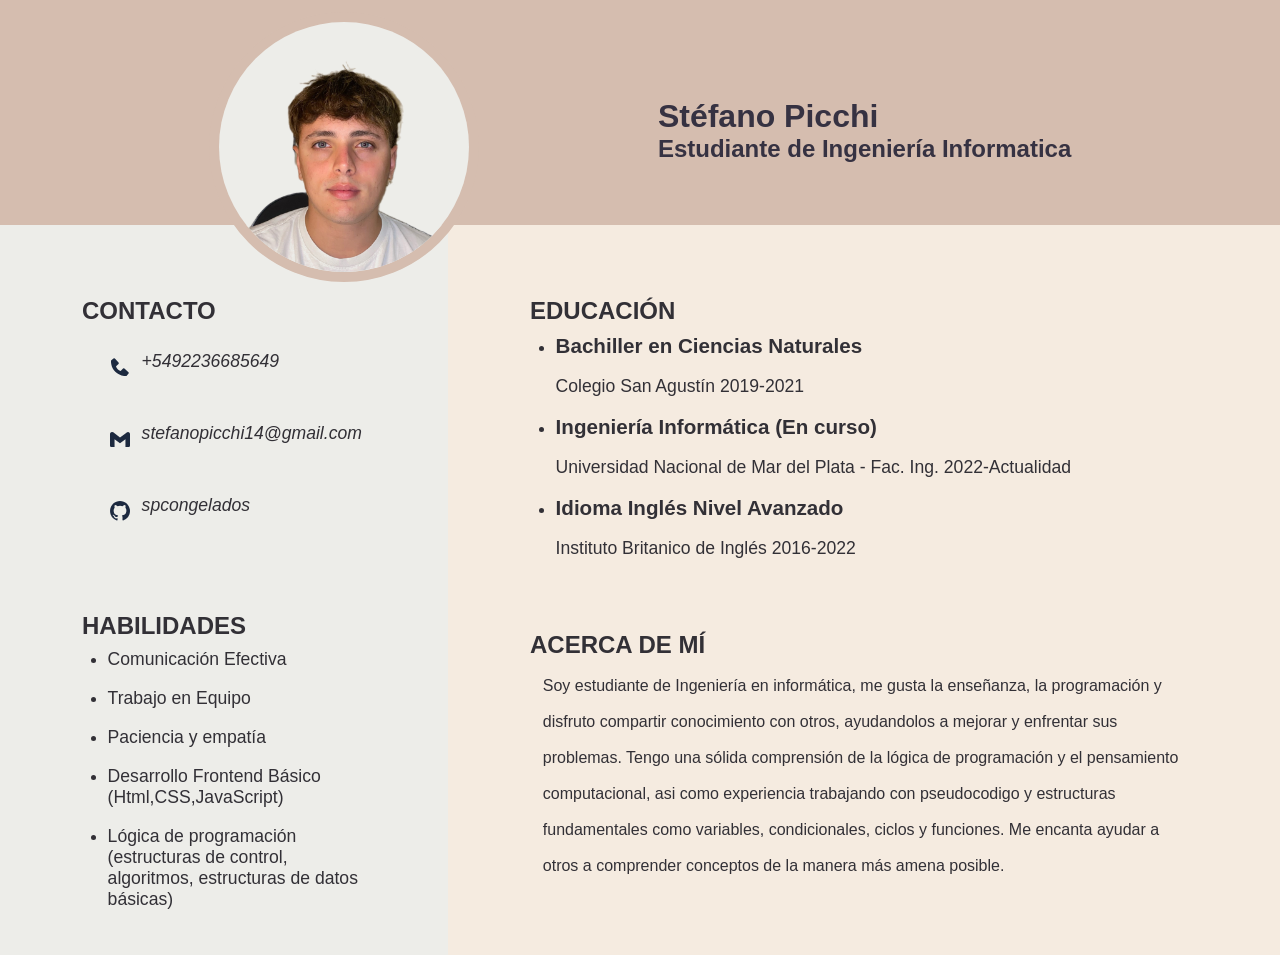
<file: index.html>
<!doctype html>
<html lang="es">
<head>
    <meta charset="UTF-8">
    <meta name="viewport"
          content="width=device-width, user-scalable=no, initial-scale=1.0, maximum-scale=1.0, minimum-scale=1.0">
    <meta http-equiv="X-UA-Compatible" content="ie=edge">
    <title>curriculum stefano picchi</title>
    <link rel="stylesheet" href="style.css">
</head>
<body>
  <header>
      <div class="img-container">
          <img src="img/output-onlinepngtools.png" alt="profile-photo" class="profile">
      </div>
      <hgroup>
          <h1 class="name">Stéfano Picchi</h1>
          <h2 class="profession">Estudiante de Ingeniería Informatica</h2>
      </hgroup>
  </header>
  <main>
      <section class="column">
          <article id="contact">
              <h2 class="subtitle">CONTACTO</h2>
              <address>
                  <ul>
                      <li>
                          <img src="img/bxs-phone.svg" alt="phone" class="icon">
                          <span class="icon-text">
                              <a href="tel:+5492236685649">+5492236685649</a>
                          </span>
                      </li>
                      <li>
                          <img src="img/bxl-gmail.svg" alt="gmail" class="icon">
                          <span class="icon-text">
                              <a href="mailto:stefanopicchi14@gmail.com">stefanopicchi14@gmail.com</a>
                          </span>
                      </li>
                      <li>
                          <img src="img/bxl-github.svg" alt="github" class="icon">
                          <span class="icon-text">
                              <a href="https://github.com/spcongelados">spcongelados</a>
                          </span>
                      </li>
                  </ul>
              </address>
          </article>
          <article>
              <h2 class="subtitle">HABILIDADES</h2>
              <ul>
                  <li>
                      <span>Comunicación Efectiva</span>
                  </li>
                  <li>
                      <span>Trabajo en Equipo</span>
                  </li>
                  <li>
                      <span>Paciencia y empatía</span>
                  </li>
                  <li>
                      <span>Desarrollo Frontend Básico (Html,CSS,JavaScript)</span>
                  </li>
                  <li>
                      <span>Lógica de programación (estructuras de control, algoritmos, estructuras de datos básicas)</span>
                  </li>
              </ul>
          </article>
      </section>
      <section class="column">
          <article>
              <h2 class="subtitle">EDUCACIÓN</h2>
              <ul>
                  <li>
                      <h3>Bachiller en Ciencias Naturales</h3>
                      <div class="education-details">
                          <span>Colegio San Agustín</span>
                          <span>2019-2021</span>
                      </div>
                  </li>
                  <li>
                      <h3>Ingeniería Informática (En curso)</h3>
                      <div class="education-details">
                          <span>Universidad Nacional de Mar del Plata - Fac. Ing.</span>
                          <span>2022-Actualidad</span>
                      </div>
                  </li>
                  <li>
                      <h3>Idioma Inglés Nivel Avanzado</h3>
                      <div class="education-details">
                          <span>Instituto Britanico de Inglés</span>
                          <span>2016-2022</span>
                      </div>
                  </li>
              </ul>
          </article>
          <article>
              <h2 class="subtitle">ACERCA DE MÍ</h2>
              <p>Soy estudiante de Ingeniería en informática, me gusta la enseñanza, la programación y disfruto compartir conocimiento con otros, ayudandolos a mejorar y enfrentar sus problemas. Tengo una sólida comprensión de la lógica de programación y el pensamiento computacional, asi como experiencia trabajando con pseudocodigo y estructuras fundamentales como variables, condicionales, ciclos y funciones. Me encanta ayudar a otros a comprender conceptos de la manera más amena posible.</p>
          </article>
      </section>
  </main>
</body>
</html>
</file>
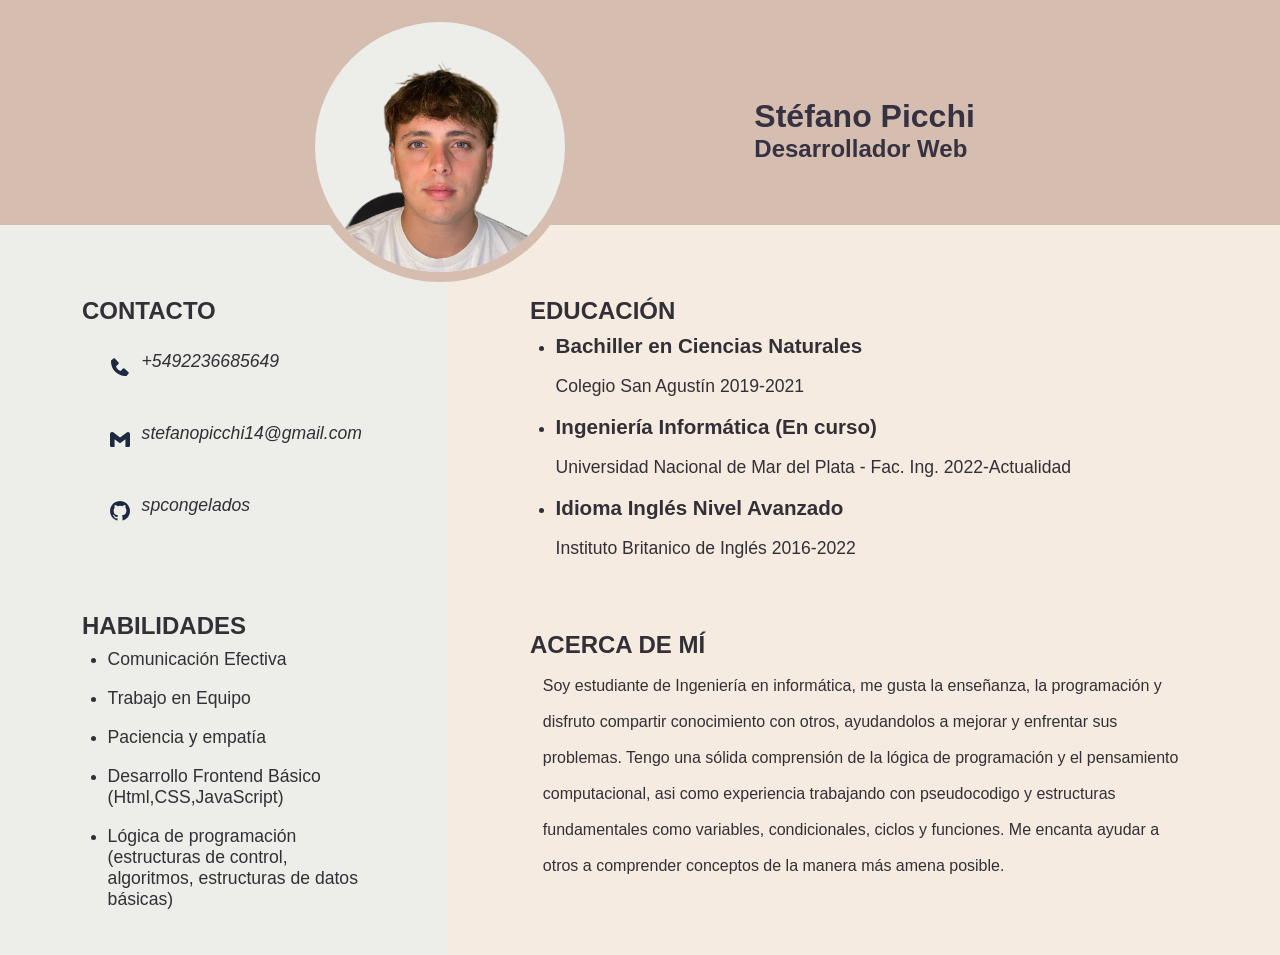
<file: curriculum ayudante/index.html>
<!doctype html>
<html lang="es">
<head>
    <meta charset="UTF-8">
    <meta name="viewport"
          content="width=device-width, user-scalable=no, initial-scale=1.0, maximum-scale=1.0, minimum-scale=1.0">
    <meta http-equiv="X-UA-Compatible" content="ie=edge">
    <title>curriculum stefano picchi</title>
    <link rel="stylesheet" href="style.css">
</head>
<body>
  <header>
      <div class="img-container">
          <img src="img/output-onlinepngtools.png" alt="profile-photo" class="profile">
      </div>
      <hgroup>
          <h1 class="name">Stéfano Picchi</h1>
          <h2 class="profession">Desarrollador Web</h2>
      </hgroup>
  </header>
  <main>
      <section class="column">
          <article id="contact">
              <h2 class="subtitle">CONTACTO</h2>
              <address>
                  <ul>
                      <li>
                          <img src="img/bxs-phone.svg" alt="phone" class="icon">
                          <span class="icon-text">
                              <a href="tel:+5492236685649">+5492236685649</a>
                          </span>
                      </li>
                      <li>
                          <img src="img/bxl-gmail.svg" alt="gmail" class="icon">
                          <span class="icon-text">
                              <a href="mailto:stefanopicchi14@gmail.com">stefanopicchi14@gmail.com</a>
                          </span>
                      </li>
                      <li>
                          <img src="img/bxl-github.svg" alt="github" class="icon">
                          <span class="icon-text">
                              <a href="https://github.com/spcongelados">spcongelados</a>
                          </span>
                      </li>
                  </ul>
              </address>
          </article>
          <article>
              <h2 class="subtitle">HABILIDADES</h2>
              <ul>
                  <li>
                      <span>Comunicación Efectiva</span>
                  </li>
                  <li>
                      <span>Trabajo en Equipo</span>
                  </li>
                  <li>
                      <span>Paciencia y empatía</span>
                  </li>
                  <li>
                      <span>Desarrollo Frontend Básico (Html,CSS,JavaScript)</span>
                  </li>
                  <li>
                      <span>Lógica de programación (estructuras de control, algoritmos, estructuras de datos básicas)</span>
                  </li>
              </ul>
          </article>
      </section>
      <section class="column">
          <article>
              <h2 class="subtitle">EDUCACIÓN</h2>
              <ul>
                  <li>
                      <h3>Bachiller en Ciencias Naturales</h3>
                      <div class="education-details">
                          <span>Colegio San Agustín</span>
                          <span>2019-2021</span>
                      </div>
                  </li>
                  <li>
                      <h3>Ingeniería Informática (En curso)</h3>
                      <div class="education-details">
                          <span>Universidad Nacional de Mar del Plata - Fac. Ing.</span>
                          <span>2022-Actualidad</span>
                      </div>
                  </li>
                  <li>
                      <h3>Idioma Inglés Nivel Avanzado</h3>
                      <div class="education-details">
                          <span>Instituto Britanico de Inglés</span>
                          <span>2016-2022</span>
                      </div>
                  </li>
              </ul>
          </article>
          <article>
              <h2 class="subtitle">ACERCA DE MÍ</h2>
              <p>Soy estudiante de Ingeniería en informática, me gusta la enseñanza, la programación y disfruto compartir conocimiento con otros, ayudandolos a mejorar y enfrentar sus problemas. Tengo una sólida comprensión de la lógica de programación y el pensamiento computacional, asi como experiencia trabajando con pseudocodigo y estructuras fundamentales como variables, condicionales, ciclos y funciones. Me encanta ayudar a otros a comprender conceptos de la manera más amena posible.</p>
          </article>
      </section>
  </main>
</body>
</html>
</file>
<file: style.css>
:root{
    --color1:#edede9;
    --color2:#f5ebe0;
    --color3:#d5bdaf;
    --colort1: #363242;
    --colort2: #323036;
    --primary-font: 'Roboto', sans-serif;
    --secondary-font: 'Montserrat', sans-serif;
}

* {
    margin: 0;
    padding: 0;
    box-sizing: border-box;
}

html {
    height: 100%;
}

body{
    height: 100%;
    font-family: var(--primary-font);
    display: flex;
    color: var(--colort2);
    flex-direction: column;
}

main{
    display: flex;
    flex-direction: row;
    width: auto;
    height: auto;
}
header{
    display: flex;
    flex-direction: row;
    justify-content: center;
    column-gap: 14vw;
    align-items: center;
    background-color: var(--color3);
    height: 25vh ;
    color: var(--colort1);
}

.profile{
    height: 30vh;
    border-radius: 200px;
    border: var(--color3) 10px solid;
}

hgroup{
    position: relative;
    top:2vh;
}

.img-container{
    position: relative;
    top: 4vh;
}
main .column{
    padding: 0vh 5vw;
    align-items: center;
    flex: 1;
    padding-top: 5vh ;
    width: 100%;
}

main .column:first-of-type{
    flex-basis: 35vw;
    background-color: var(--color1);
}

main .column:last-of-type{
    flex-basis: 65vw;
    background-color: var(--color2);
}

article{
    padding: 3vh 2vh;
    display: flex;
    flex-direction: column;
    row-gap: 1vh ;
}

ul{
    padding-left: 2vw;
}

li{
    margin-bottom: 2vh;
    font-size: 1.1rem;
    color: var(--colort2);
}

#contact ul li {
    display: flex;
    align-items: center;
    gap: 10px;
}


h3{
    padding-bottom: 2vh;
}

p{
    margin-left: 1vw;
    line-height: 4vh;
}

.icon {
    width: 24px;
    filter: invert(12%) sepia(13%) saturate(2500%) hue-rotate(180deg) brightness(95%) contrast(90%);
    position: relative;
    top:0.7vh;
}

.column:first-child article:first-of-type ul {
    list-style: none;
}

.column:first-child article:first-of-type ul li:hover {
    transform: scale(1.2);
    border: #363242 2px solid;
    border-radius: 20px;
}

.icon-text a {
    color: var(--colort2);
    text-decoration: none;
    transition: font-size 0.5s ease;
}

.icon-text a:hover {
    color: var(--colort1);
    text-decoration: underline;
}


#contact{
    height: 35vh;
}

#contact ul li{
    height: 6vh;
}


h1, h2, h3 {
    transition: color 0.3s ease;
}

hgroup, address, ul, li, p {
    transition: all 0.3s ease;
}

@media (max-width: 768px) {
    body {
        font-size: 0.9rem;

    }
    main {
        flex-wrap: wrap;
        flex-direction: column;
        align-items: center;
        justify-content: center;
    }
}
</file>
<file: curriculum ayudante/style.css>
:root{
    --color1:#edede9;
    --color2:#f5ebe0;
    --color3:#d5bdaf;
    --colort1: #363242;
    --colort2: #323036;
    --primary-font: 'Roboto', sans-serif;
    --secondary-font: 'Montserrat', sans-serif;
}

* {
    margin: 0;
    padding: 0;
    box-sizing: border-box;
}

html {
    height: 100%;
}

body{
    height: 100%;
    font-family: var(--primary-font);
    display: flex;
    color: var(--colort2);
    flex-direction: column;
}

main{
    display: flex;
    flex-direction: row;
    width: auto;
    height: auto;
}
header{
    display: flex;
    flex-direction: row;
    justify-content: center;
    column-gap: 14vw;
    align-items: center;
    background-color: var(--color3);
    height: 25vh ;
    color: var(--colort1);
}

.profile{
    height: 30vh;
    border-radius: 200px;
    border: var(--color3) 10px solid;
}

hgroup{
    position: relative;
    top:2vh;
}

.img-container{
    position: relative;
    top: 4vh;
}
main .column{
    padding: 0vh 5vw;
    align-items: center;
    flex: 1;
    padding-top: 5vh ;
    width: 100%;
}

main .column:first-of-type{
    flex-basis: 35vw;
    background-color: var(--color1);
}

main .column:last-of-type{
    flex-basis: 65vw;
    background-color: var(--color2);
}

article{
    padding: 3vh 2vh;
    display: flex;
    flex-direction: column;
    row-gap: 1vh ;
}

ul{
    padding-left: 2vw;
}

li{
    margin-bottom: 2vh;
    font-size: 1.1rem;
    color: var(--colort2);
}

#contact ul li {
    display: flex;
    align-items: center;
    gap: 10px;
}


h3{
    padding-bottom: 2vh;
}

p{
    margin-left: 1vw;
    line-height: 4vh;
}

.icon {
    width: 24px;
    filter: invert(12%) sepia(13%) saturate(2500%) hue-rotate(180deg) brightness(95%) contrast(90%);
    position: relative;
    top:0.7vh;
}

.column:first-child article:first-of-type ul {
    list-style: none;
}

.column:first-child article:first-of-type ul li:hover {
    transform: scale(1.2);
    border: #363242 2px solid;
    border-radius: 20px;
}

.icon-text a {
    color: var(--colort2);
    text-decoration: none;
    transition: font-size 0.5s ease;
}

.icon-text a:hover {
    color: var(--colort1);
    text-decoration: underline;
}


#contact{
    height: 35vh;
}

#contact ul li{
    height: 6vh;
}


h1, h2, h3 {
    transition: color 0.3s ease;
}

hgroup, address, ul, li, p {
    transition: all 0.3s ease;
}

@media (max-width: 768px) {
    body {
        font-size: 0.9rem;

    }
    main {
        flex-wrap: wrap;
        flex-direction: column;
        align-items: center;
        justify-content: center;
    }
}
</file>
